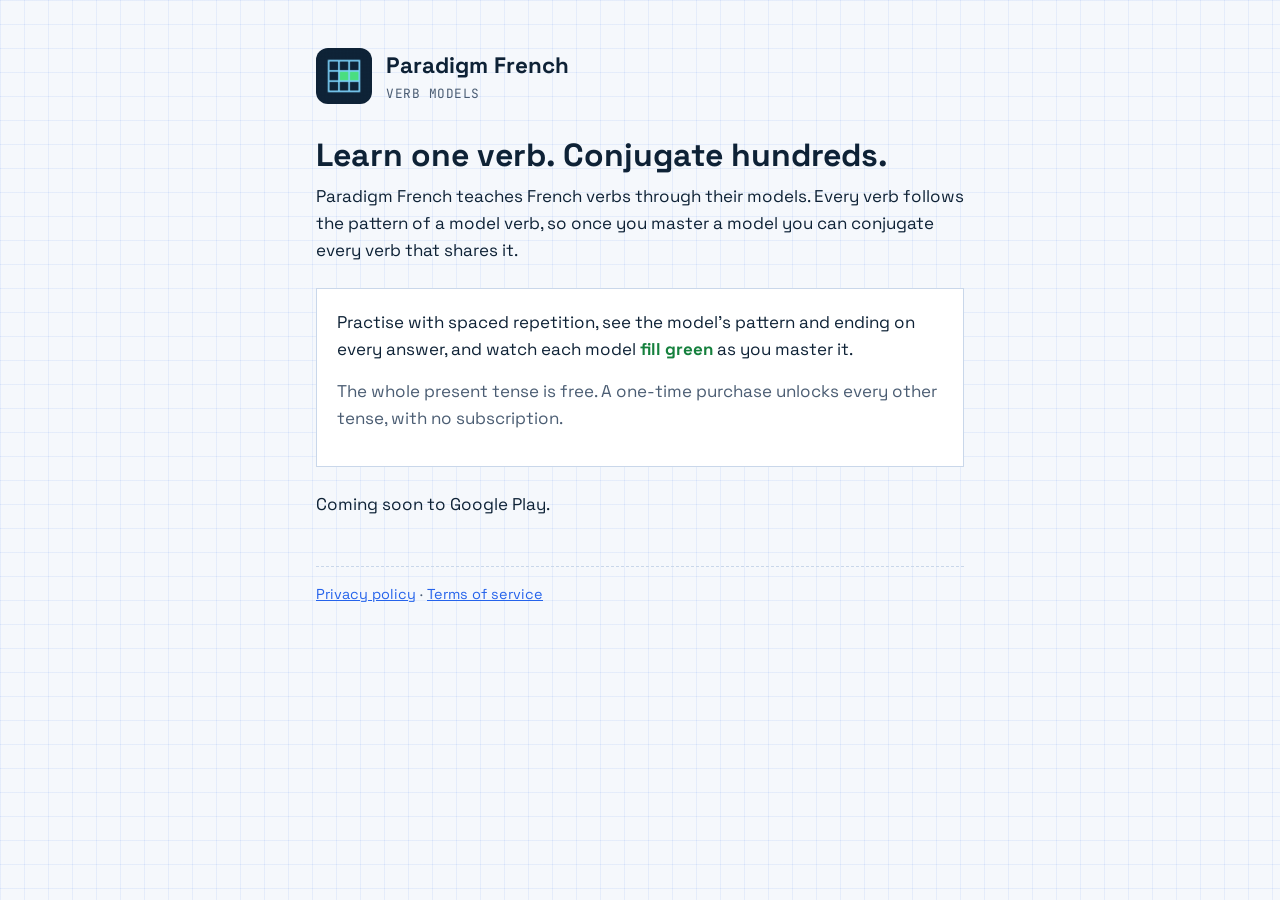
<file: index.html>
<!doctype html>
<html lang="en-GB">
<head>
<meta charset="utf-8">
<meta name="viewport" content="width=device-width, initial-scale=1">
<title>Paradigm French</title>
<meta name="description" content="Paradigm French teaches French verbs through their models: learn one pattern and you can conjugate every verb that follows it.">
<link rel="icon" href="icon.png">
<link rel="preconnect" href="https://fonts.googleapis.com">
<link href="https://fonts.googleapis.com/css2?family=JetBrains+Mono:wght@400&family=Space+Grotesk:wght@400;700&display=swap" rel="stylesheet">
<link rel="stylesheet" href="style.css">
</head>
<body>
<main>
  <header>
    <img src="icon.png" alt="">
    <div><div class="brand">Paradigm French</div><div class="tag">Verb models</div></div>
  </header>

  <h1>Learn one verb. Conjugate hundreds.</h1>
  <p>Paradigm French teaches French verbs through their models. Every verb follows the pattern of a model verb, so once you master a model you can conjugate every verb that shares it.</p>

  <div class="card">
    <p>Practise with spaced repetition, see the model's pattern and ending on every answer, and watch each model <strong>fill green</strong> as you master it.</p>
    <p class="muted">The whole present tense is free. A one-time purchase unlocks every other tense, with no subscription.</p>
  </div>

  <p>Coming soon to Google Play.</p>

  <footer><a href="privacy.html">Privacy policy</a> · <a href="terms.html">Terms of service</a></footer>
</main>
</body>
</html>
</file>
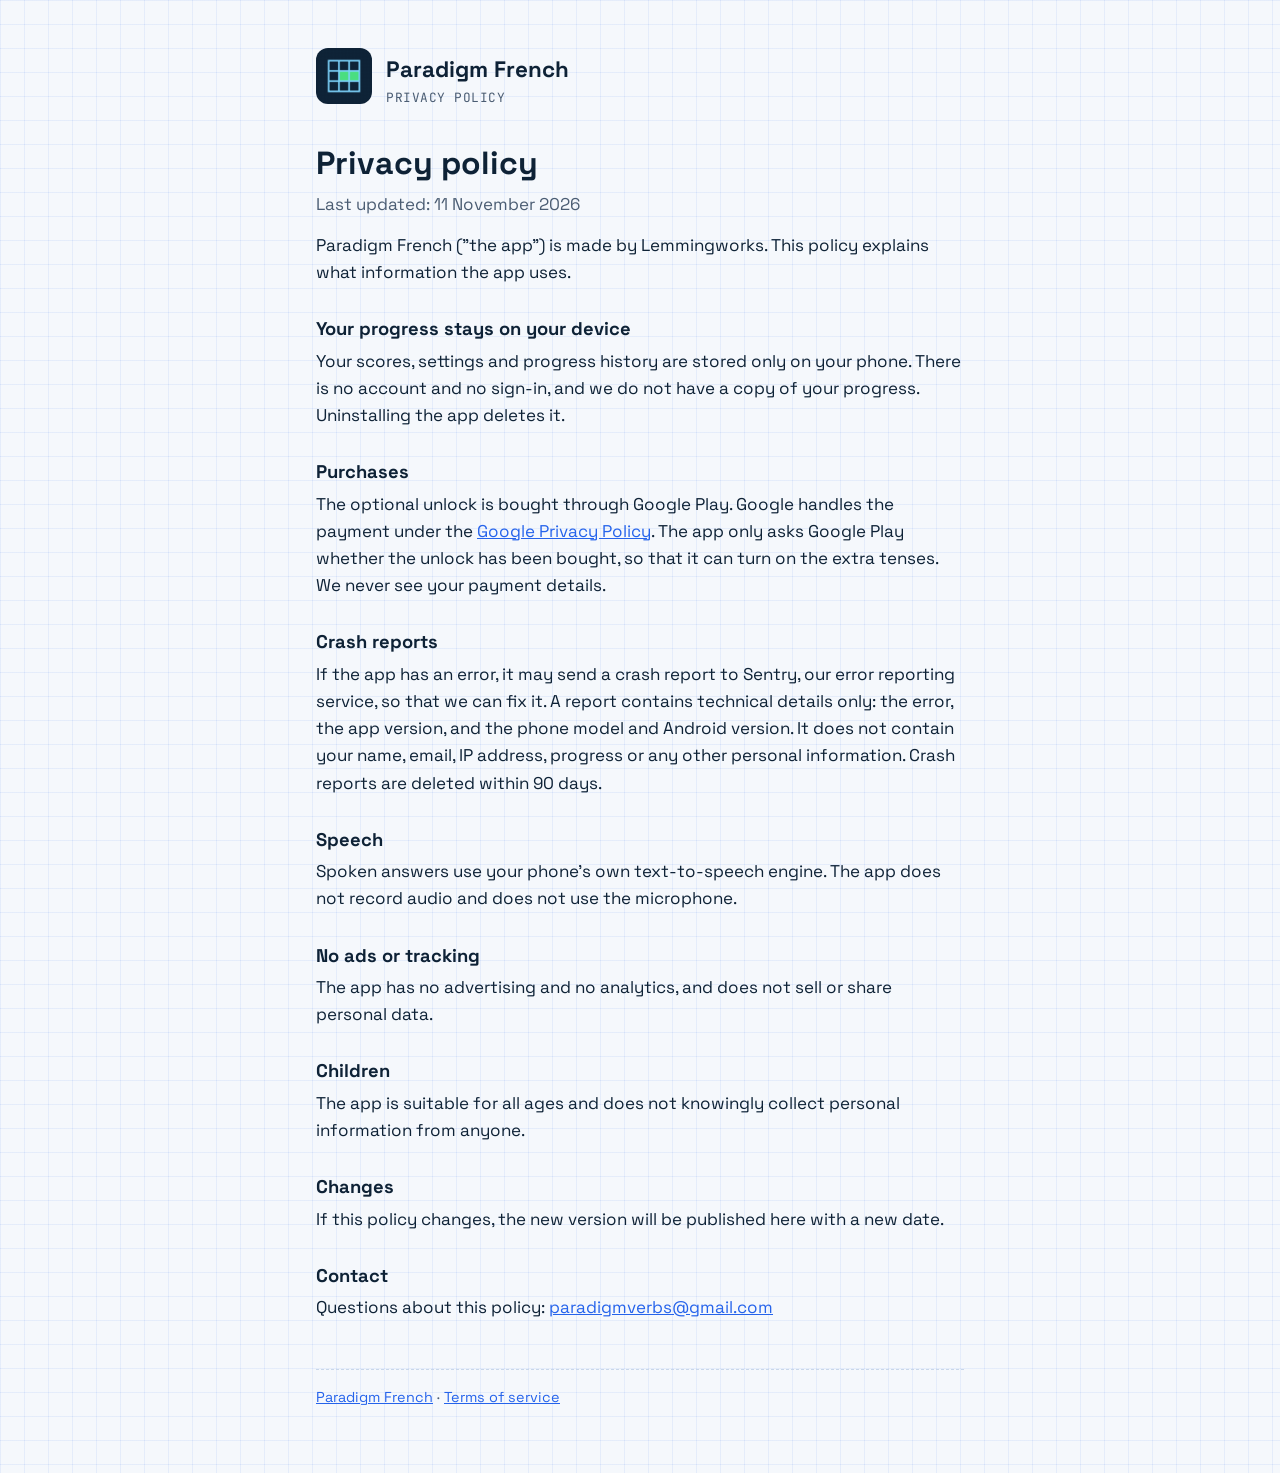
<file: privacy.html>
<!doctype html>
<html lang="en-GB">
<head>
<meta charset="utf-8">
<meta name="viewport" content="width=device-width, initial-scale=1">
<title>Privacy policy · Paradigm French</title>
<link rel="icon" href="icon.png">
<link rel="preconnect" href="https://fonts.googleapis.com">
<link href="https://fonts.googleapis.com/css2?family=JetBrains+Mono:wght@400&family=Space+Grotesk:wght@400;700&display=swap" rel="stylesheet">
<link rel="stylesheet" href="style.css">
</head>
<body>
<main>
  <header>
    <a href="./"><img src="icon.png" alt=""></a>
    <div><a class="brand" href="./">Paradigm French</a><div class="tag">Privacy policy</div></div>
  </header>

  <h1>Privacy policy</h1>
  <p class="muted">Last updated: 11 November 2026</p>

  <p>Paradigm French ("the app") is made by Lemmingworks. This policy explains what information the app uses.</p>

  <h2>Your progress stays on your device</h2>
  <p>Your scores, settings and progress history are stored only on your phone. There is no account and no sign-in, and we do not have a copy of your progress. Uninstalling the app deletes it.</p>

  <h2>Purchases</h2>
  <p>The optional unlock is bought through Google Play. Google handles the payment under the <a href="https://policies.google.com/privacy">Google Privacy Policy</a>. The app only asks Google Play whether the unlock has been bought, so that it can turn on the extra tenses. We never see your payment details.</p>

  <h2>Crash reports</h2>
  <p>If the app has an error, it may send a crash report to Sentry, our error reporting service, so that we can fix it. A report contains technical details only: the error, the app version, and the phone model and Android version. It does not contain your name, email, IP address, progress or any other personal information. Crash reports are deleted within 90 days.</p>

  <h2>Speech</h2>
  <p>Spoken answers use your phone's own text-to-speech engine. The app does not record audio and does not use the microphone.</p>

  <h2>No ads or tracking</h2>
  <p>The app has no advertising and no analytics, and does not sell or share personal data.</p>

  <h2>Children</h2>
  <p>The app is suitable for all ages and does not knowingly collect personal information from anyone.</p>

  <h2>Changes</h2>
  <p>If this policy changes, the new version will be published here with a new date.</p>

  <h2>Contact</h2>
  <p>Questions about this policy: <a href="mailto:paradigmverbs@gmail.com">paradigmverbs@gmail.com</a></p>

  <footer><a href="./">Paradigm French</a> · <a href="terms.html">Terms of service</a></footer>
</main>
</body>
</html>
</file>
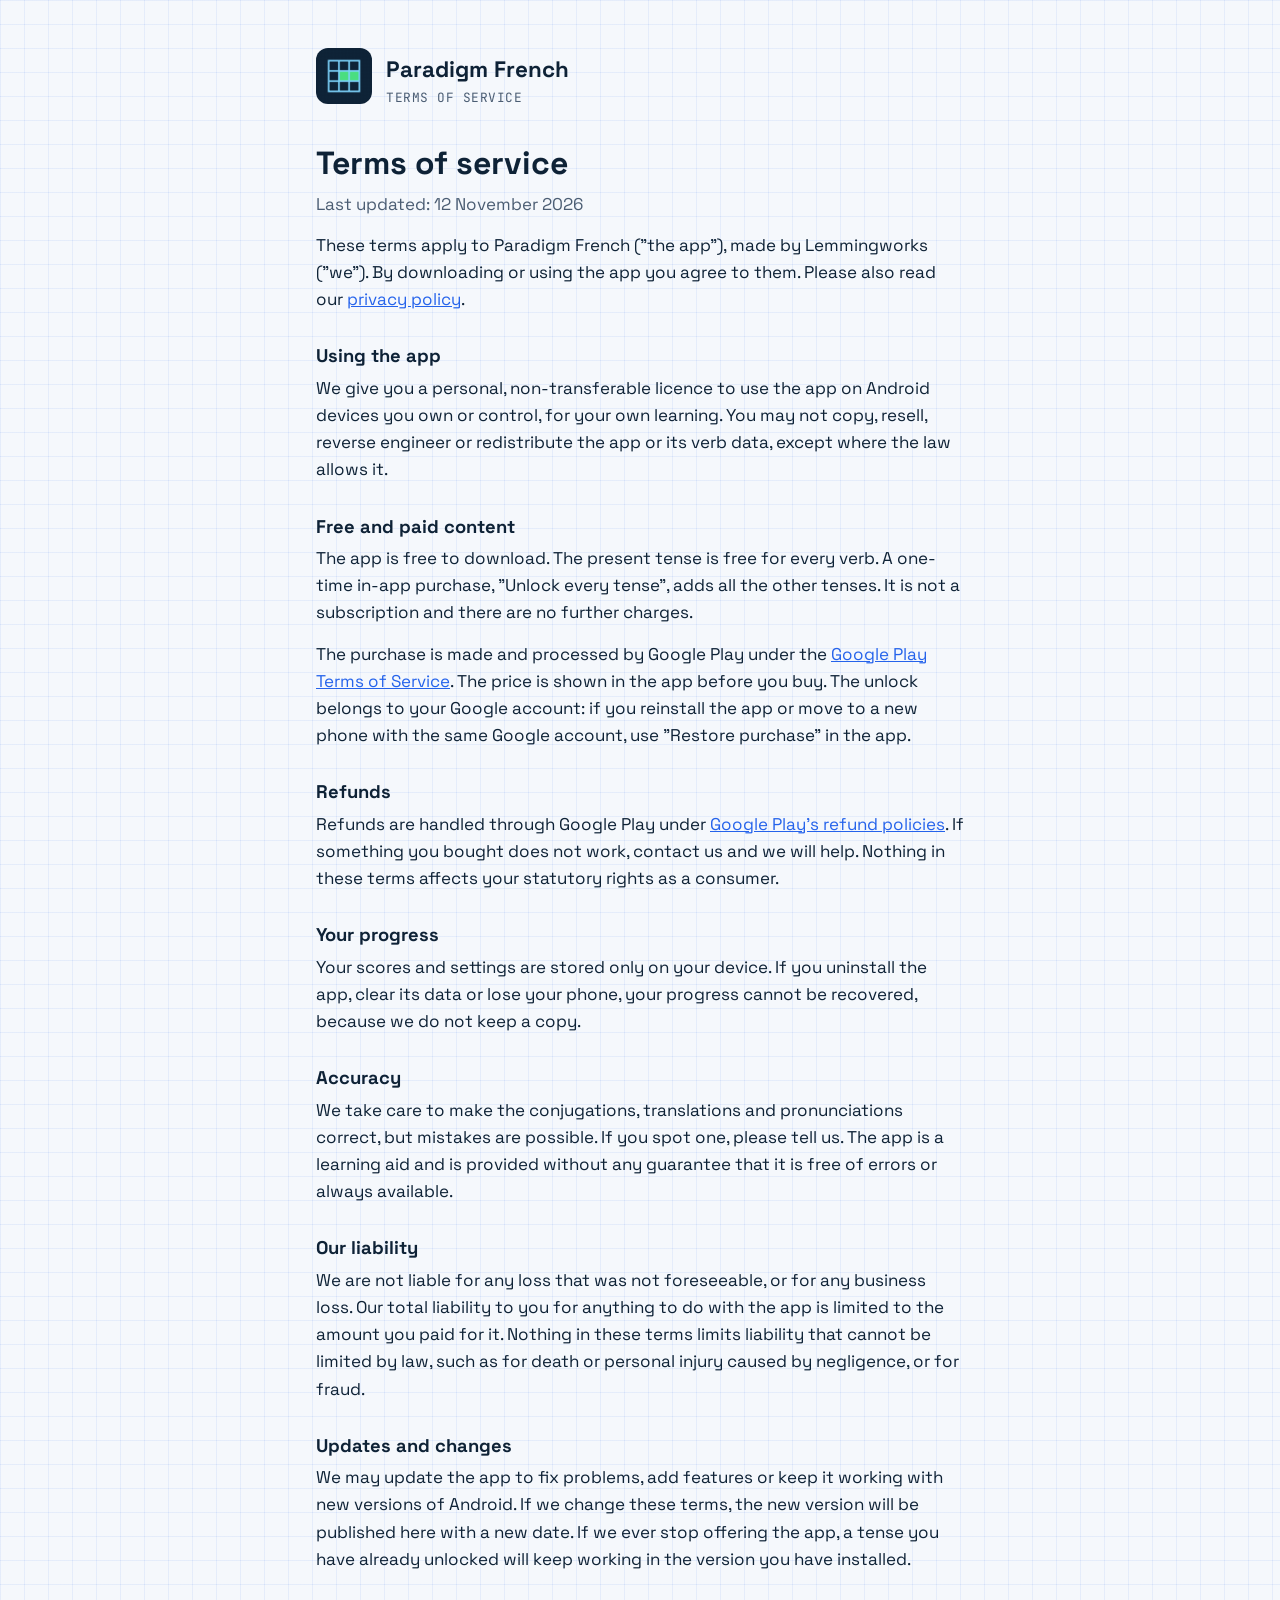
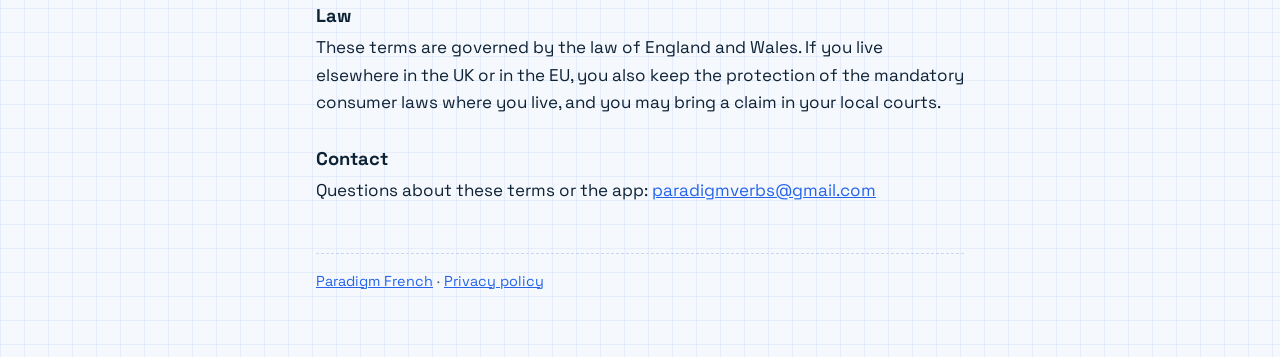
<file: terms.html>
<!doctype html>
<html lang="en-GB">
<head>
<meta charset="utf-8">
<meta name="viewport" content="width=device-width, initial-scale=1">
<title>Terms of service · Paradigm French</title>
<link rel="icon" href="icon.png">
<link rel="preconnect" href="https://fonts.googleapis.com">
<link href="https://fonts.googleapis.com/css2?family=JetBrains+Mono:wght@400&family=Space+Grotesk:wght@400;700&display=swap" rel="stylesheet">
<link rel="stylesheet" href="style.css">
</head>
<body>
<main>
  <header>
    <a href="./"><img src="icon.png" alt=""></a>
    <div><a class="brand" href="./">Paradigm French</a><div class="tag">Terms of service</div></div>
  </header>

  <h1>Terms of service</h1>
  <p class="muted">Last updated: 12 November 2026</p>

  <p>These terms apply to Paradigm French ("the app"), made by Lemmingworks ("we"). By downloading or using the app you agree to them. Please also read our <a href="privacy.html">privacy policy</a>.</p>

  <h2>Using the app</h2>
  <p>We give you a personal, non-transferable licence to use the app on Android devices you own or control, for your own learning. You may not copy, resell, reverse engineer or redistribute the app or its verb data, except where the law allows it.</p>

  <h2>Free and paid content</h2>
  <p>The app is free to download. The present tense is free for every verb. A one-time in-app purchase, "Unlock every tense", adds all the other tenses. It is not a subscription and there are no further charges.</p>
  <p>The purchase is made and processed by Google Play under the <a href="https://play.google.com/about/play-terms/">Google Play Terms of Service</a>. The price is shown in the app before you buy. The unlock belongs to your Google account: if you reinstall the app or move to a new phone with the same Google account, use "Restore purchase" in the app.</p>

  <h2>Refunds</h2>
  <p>Refunds are handled through Google Play under <a href="https://support.google.com/googleplay/answer/2479637">Google Play's refund policies</a>. If something you bought does not work, contact us and we will help. Nothing in these terms affects your statutory rights as a consumer.</p>

  <h2>Your progress</h2>
  <p>Your scores and settings are stored only on your device. If you uninstall the app, clear its data or lose your phone, your progress cannot be recovered, because we do not keep a copy.</p>

  <h2>Accuracy</h2>
  <p>We take care to make the conjugations, translations and pronunciations correct, but mistakes are possible. If you spot one, please tell us. The app is a learning aid and is provided without any guarantee that it is free of errors or always available.</p>

  <h2>Our liability</h2>
  <p>We are not liable for any loss that was not foreseeable, or for any business loss. Our total liability to you for anything to do with the app is limited to the amount you paid for it. Nothing in these terms limits liability that cannot be limited by law, such as for death or personal injury caused by negligence, or for fraud.</p>

  <h2>Updates and changes</h2>
  <p>We may update the app to fix problems, add features or keep it working with new versions of Android. If we change these terms, the new version will be published here with a new date. If we ever stop offering the app, a tense you have already unlocked will keep working in the version you have installed.</p>

  <h2>Law</h2>
  <p>These terms are governed by the law of England and Wales. If you live elsewhere in the UK or in the EU, you also keep the protection of the mandatory consumer laws where you live, and you may bring a claim in your local courts.</p>

  <h2>Contact</h2>
  <p>Questions about these terms or the app: <a href="mailto:paradigmverbs@gmail.com">paradigmverbs@gmail.com</a></p>

  <footer><a href="./">Paradigm French</a> · <a href="privacy.html">Privacy policy</a></footer>
</main>
</body>
</html>
</file>
<file: style.css>
:root {
  --bg: #F5F8FC; --grid: rgba(37, 99, 235, .08); --ink: #0E2236; --muted: #4B5D73;
  --line: #2563EB; --green: #15803D; --card: #FFFFFF; --border: #C9D7EA;
}
@media (prefers-color-scheme: dark) {
  :root {
    --bg: #0E2236; --grid: rgba(125, 211, 252, .07); --ink: #E6F0FA; --muted: #9DB2C8;
    --line: #7DD3FC; --green: #4ADE80; --card: #13304A; --border: #2A4A68;
  }
}
* { box-sizing: border-box; }
body {
  margin: 0; color: var(--ink); background-color: var(--bg);
  background-image: linear-gradient(var(--grid) 1px, transparent 1px), linear-gradient(90deg, var(--grid) 1px, transparent 1px);
  background-size: 24px 24px;
  font: 17px/1.6 "Space Grotesk", system-ui, -apple-system, "Segoe UI", sans-serif;
}
main { max-width: 680px; margin: 0 auto; padding: 48px 16px 64px; }
header { display: flex; align-items: center; gap: 14px; margin-bottom: 32px; }
header img { width: 56px; height: 56px; border-radius: 12px; }
header a { color: inherit; text-decoration: none; }
.brand { font-weight: 700; font-size: 1.4rem; }
.tag { font-family: "JetBrains Mono", ui-monospace, monospace; font-size: .8rem; color: var(--muted); letter-spacing: .04em; text-transform: uppercase; }
h1 { font-size: 2rem; line-height: 1.2; margin: 0 0 8px; }
h2 { font-size: 1.15rem; margin: 28px 0 4px; }
p { margin: 0 0 14px; }
.muted { color: var(--muted); }
a { color: var(--line); }
.card { background: var(--card); border: 1px solid var(--border); padding: 20px; margin: 24px 0; }
.card strong { color: var(--green); }
footer { margin-top: 48px; padding-top: 16px; border-top: 1px dashed var(--border); font-size: .9rem; color: var(--muted); }
</file>
